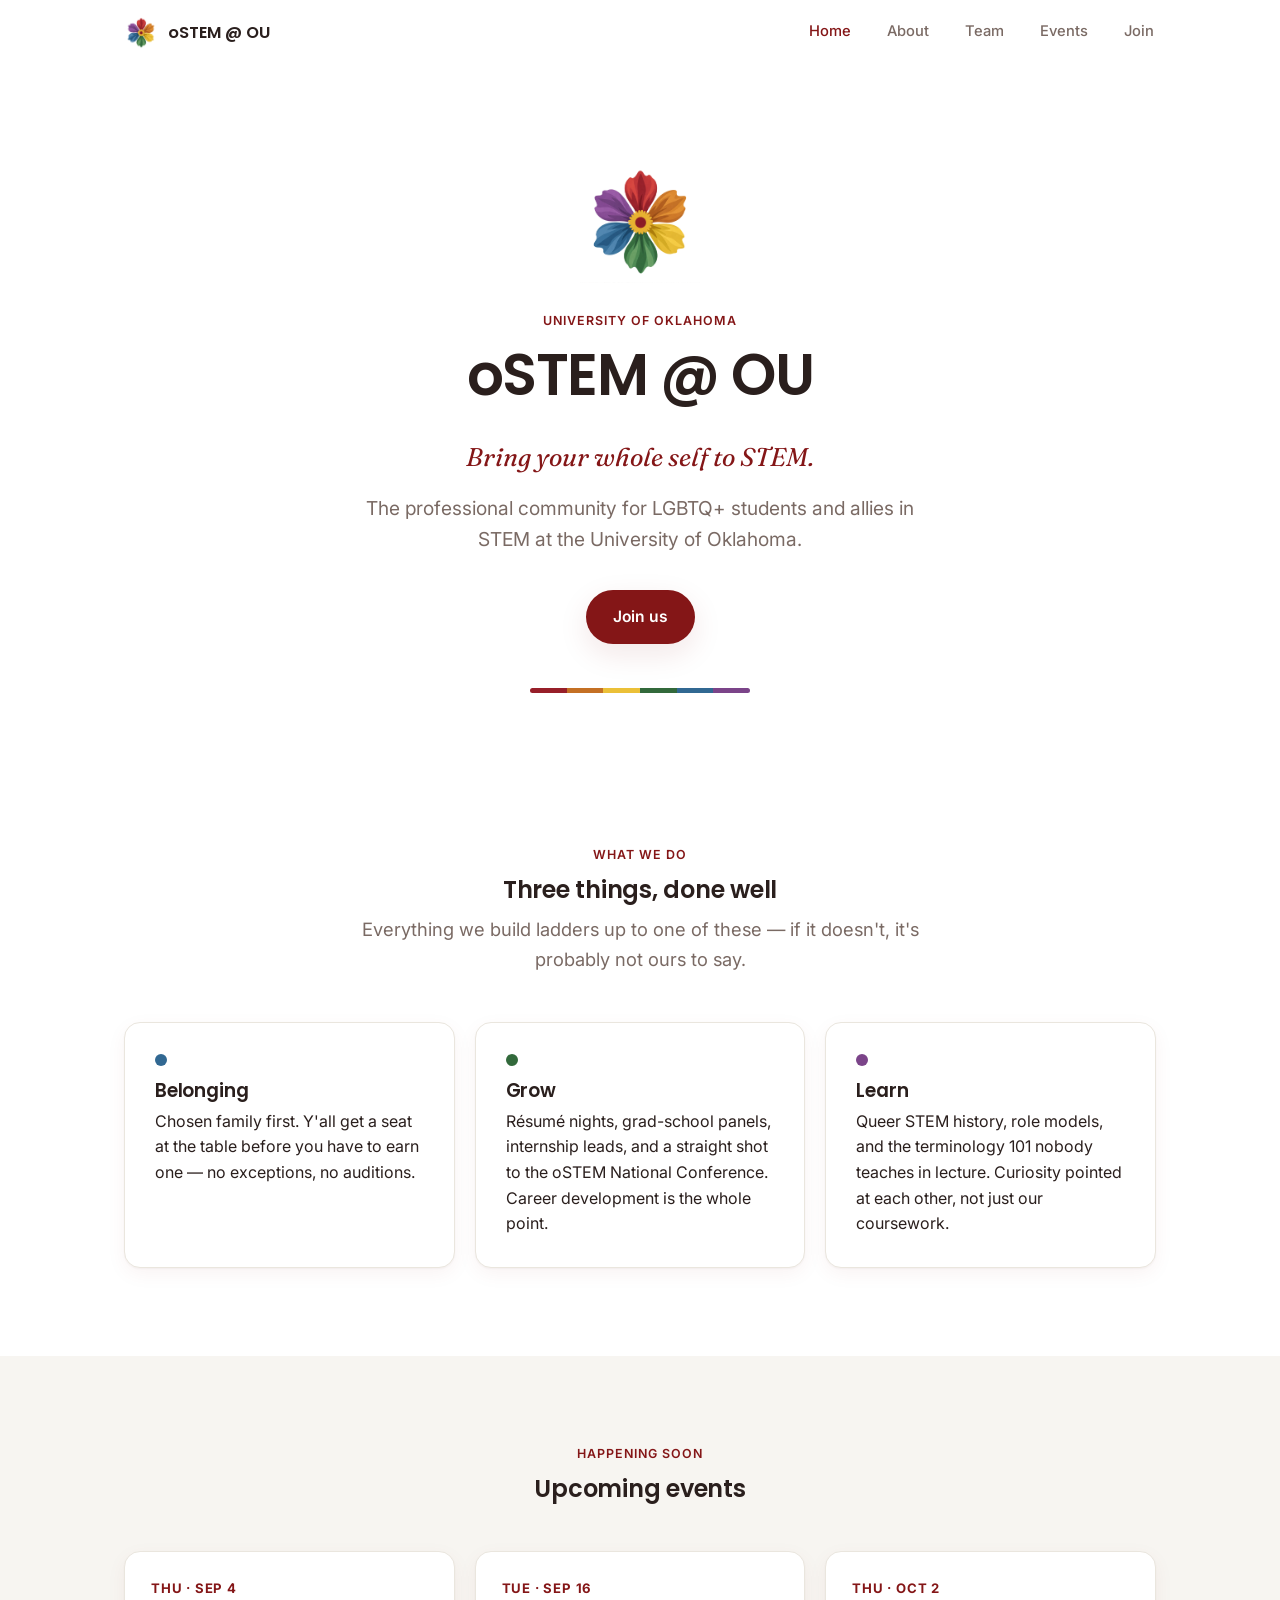
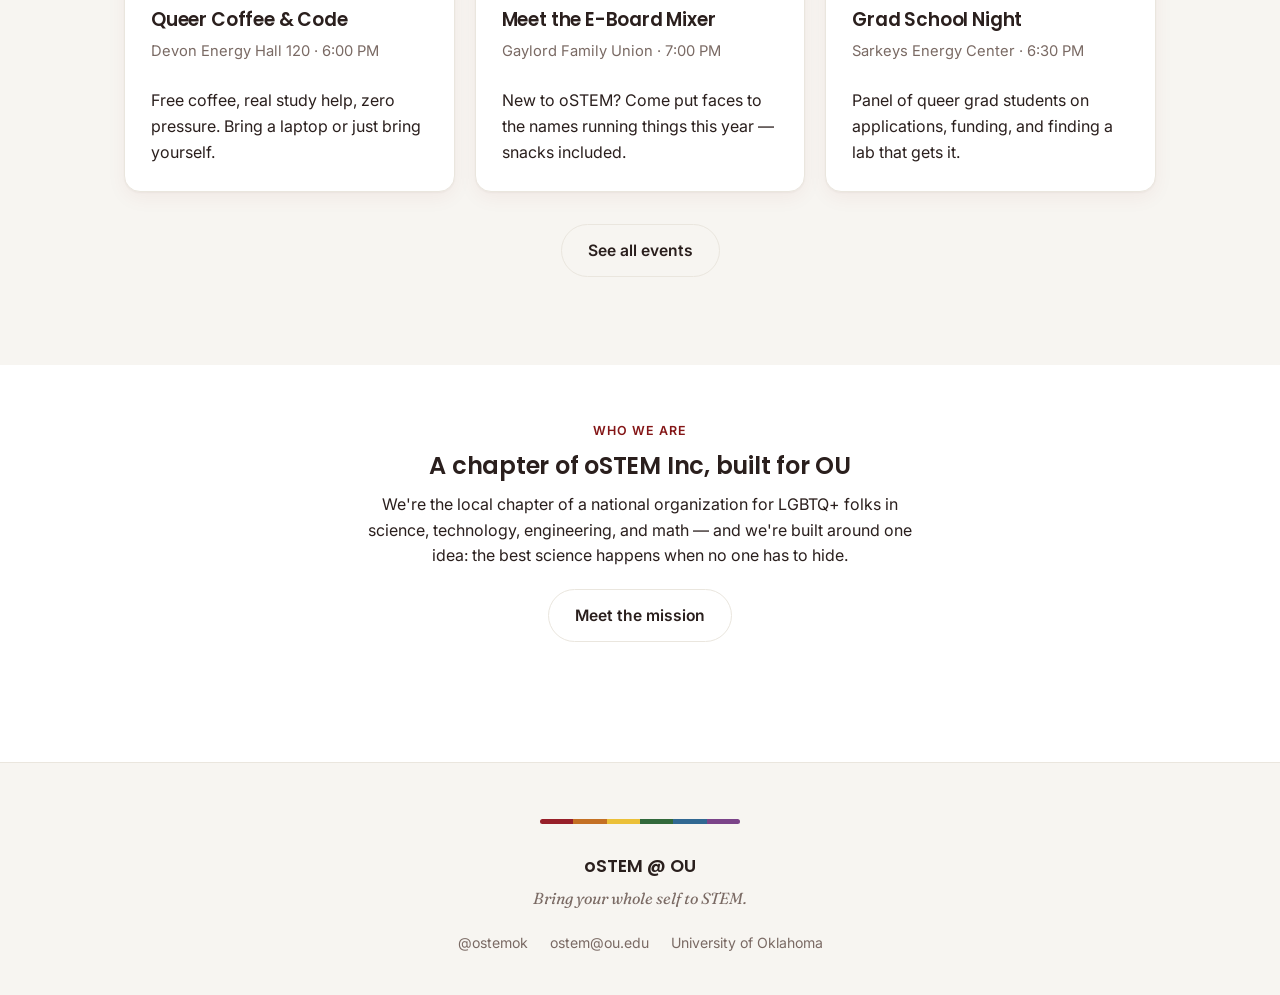
<file: index.html>
<!DOCTYPE html>
<html lang="en">
<head>
<meta charset="UTF-8">
<meta name="viewport" content="width=device-width, initial-scale=1.0">
<title>oSTEM @ OU — LGBTQ+ in STEM at the University of Oklahoma</title>
<meta name="description" content="oSTEM @ OU is the professional community for LGBTQ+ students and allies in STEM at the University of Oklahoma. Bring your whole self to STEM.">
<link rel="preconnect" href="https://fonts.googleapis.com">
<link rel="preconnect" href="https://fonts.gstatic.com" crossorigin>
<link href="https://fonts.googleapis.com/css2?family=Poppins:wght@400;500;600;700&family=Inter:wght@400;500;600&family=Fraunces:ital,opsz,wght@1,9..144,400&display=swap" rel="stylesheet">
<link rel="stylesheet" href="assets/css/styles.css">
</head>
<body>
<a class="skip-link" href="#main">Skip to content</a>

<header class="site-header">
  <nav class="nav" aria-label="Primary">
    <a class="nav-brand" href="index.html">
      <img src="assets/brand/flower.png" alt="oSTEM at OU flower mark" width="34" height="34">
      oSTEM @ OU
    </a>
    <button class="nav-toggle" type="button" aria-expanded="false" aria-controls="nav-links" aria-label="Toggle menu">
      <span></span>
    </button>
    <div class="nav-links" id="nav-links">
      <a href="index.html" aria-current="page">Home</a>
      <a href="about.html">About</a>
      <a href="team.html">Team</a>
      <a href="events.html">Events</a>
      <a href="join.html">Join</a>
    </div>
  </nav>
</header>

<main id="main">

  <section class="hero">
    <div class="wrap">
      <img class="hero-flower" src="assets/brand/flower.png" alt="The oSTEM flower mark: six rainbow petals radiating from a golden center" width="120" height="120">
      <span class="eyebrow">University of Oklahoma</span>
      <h1>oSTEM @ OU</h1>
      <p class="tagline">Bring your whole self to STEM.</p>
      <p class="positioning">The professional community for LGBTQ+ students and allies in STEM at the University of Oklahoma.</p>
      <a class="btn btn-primary" href="join.html">Join us</a>
      <div class="spectrum-bar" aria-hidden="true"><span></span><span></span><span></span><span></span><span></span><span></span></div>
    </div>
  </section>

  <section>
    <div class="wrap">
      <div class="section-head">
        <span class="eyebrow">What we do</span>
        <h2>Three things, done well</h2>
        <p class="lead" style="margin-left:auto;margin-right:auto">Everything we build ladders up to one of these — if it doesn't, it's probably not ours to say.</p>
      </div>
      <div class="grid grid-3">
        <div class="card wwd-item">
          <span class="petal-dot petal-dot-blue"></span>
          <h3>Belonging</h3>
          <p>Chosen family first. Y'all get a seat at the table before you have to earn one — no exceptions, no auditions.</p>
        </div>
        <div class="card wwd-item">
          <span class="petal-dot petal-dot-green"></span>
          <h3>Grow</h3>
          <p>Résumé nights, grad-school panels, internship leads, and a straight shot to the oSTEM National Conference. Career development is the whole point.</p>
        </div>
        <div class="card wwd-item">
          <span class="petal-dot petal-dot-purple"></span>
          <h3>Learn</h3>
          <p>Queer STEM history, role models, and the terminology 101 nobody teaches in lecture. Curiosity pointed at each other, not just our coursework.</p>
        </div>
      </div>
    </div>
  </section>

  <section class="section-tint">
    <div class="wrap">
      <div class="section-head">
        <span class="eyebrow">Happening soon</span>
        <h2>Upcoming events</h2>
      </div>
      <div class="grid grid-3" id="home-upcoming-events">
        <!-- Placeholder cards below are also the offline fallback —
             see assets/data/sheet-config.js to pull real data instead. -->
        <article class="event-card">
          <span class="event-date">Thu · Sep 4</span>
          <h3>Queer Coffee &amp; Code</h3>
          <p class="event-meta">Devon Energy Hall 120 · 6:00 PM</p>
          <p>Free coffee, real study help, zero pressure. Bring a laptop or just bring yourself.</p>
        </article>
        <article class="event-card">
          <span class="event-date">Tue · Sep 16</span>
          <h3>Meet the E-Board Mixer</h3>
          <p class="event-meta">Gaylord Family Union · 7:00 PM</p>
          <p>New to oSTEM? Come put faces to the names running things this year — snacks included.</p>
        </article>
        <article class="event-card">
          <span class="event-date">Thu · Oct 2</span>
          <h3>Grad School Night</h3>
          <p class="event-meta">Sarkeys Energy Center · 6:30 PM</p>
          <p>Panel of queer grad students on applications, funding, and finding a lab that gets it.</p>
        </article>
      </div>
      <p class="text-center" style="margin-top:32px"><a class="btn btn-secondary" href="events.html">See all events</a></p>
    </div>
  </section>

  <section class="section-tight">
    <div class="wrap text-center" style="max-width:620px">
      <span class="eyebrow">Who we are</span>
      <h2>A chapter of oSTEM Inc, built for OU</h2>
      <p>We're the local chapter of a national organization for LGBTQ+ folks in science, technology, engineering, and math — and we're built around one idea: the best science happens when no one has to hide.</p>
      <p style="margin-top:20px"><a class="btn btn-secondary" href="about.html">Meet the mission</a></p>
    </div>
  </section>

</main>

<footer class="site-footer">
  <div class="wrap">
    <div class="spectrum-bar" aria-hidden="true"><span></span><span></span><span></span><span></span><span></span><span></span></div>
    <div class="org-name">oSTEM @ OU</div>
    <p class="tagline">Bring your whole self to STEM.</p>
    <div class="footer-meta">
      <a href="https://www.instagram.com/ostemok/" target="_blank" rel="noopener">@ostemok</a>
      <a href="mailto:ostem@ou.edu">ostem@ou.edu</a>
      <span>University of Oklahoma</span>
    </div>
  </div>
</footer>

<script src="assets/js/main.js"></script>
<script src="assets/data/sheet-config.js"></script>
<script src="assets/js/sheets.js"></script>
</body>
</html>
</file>
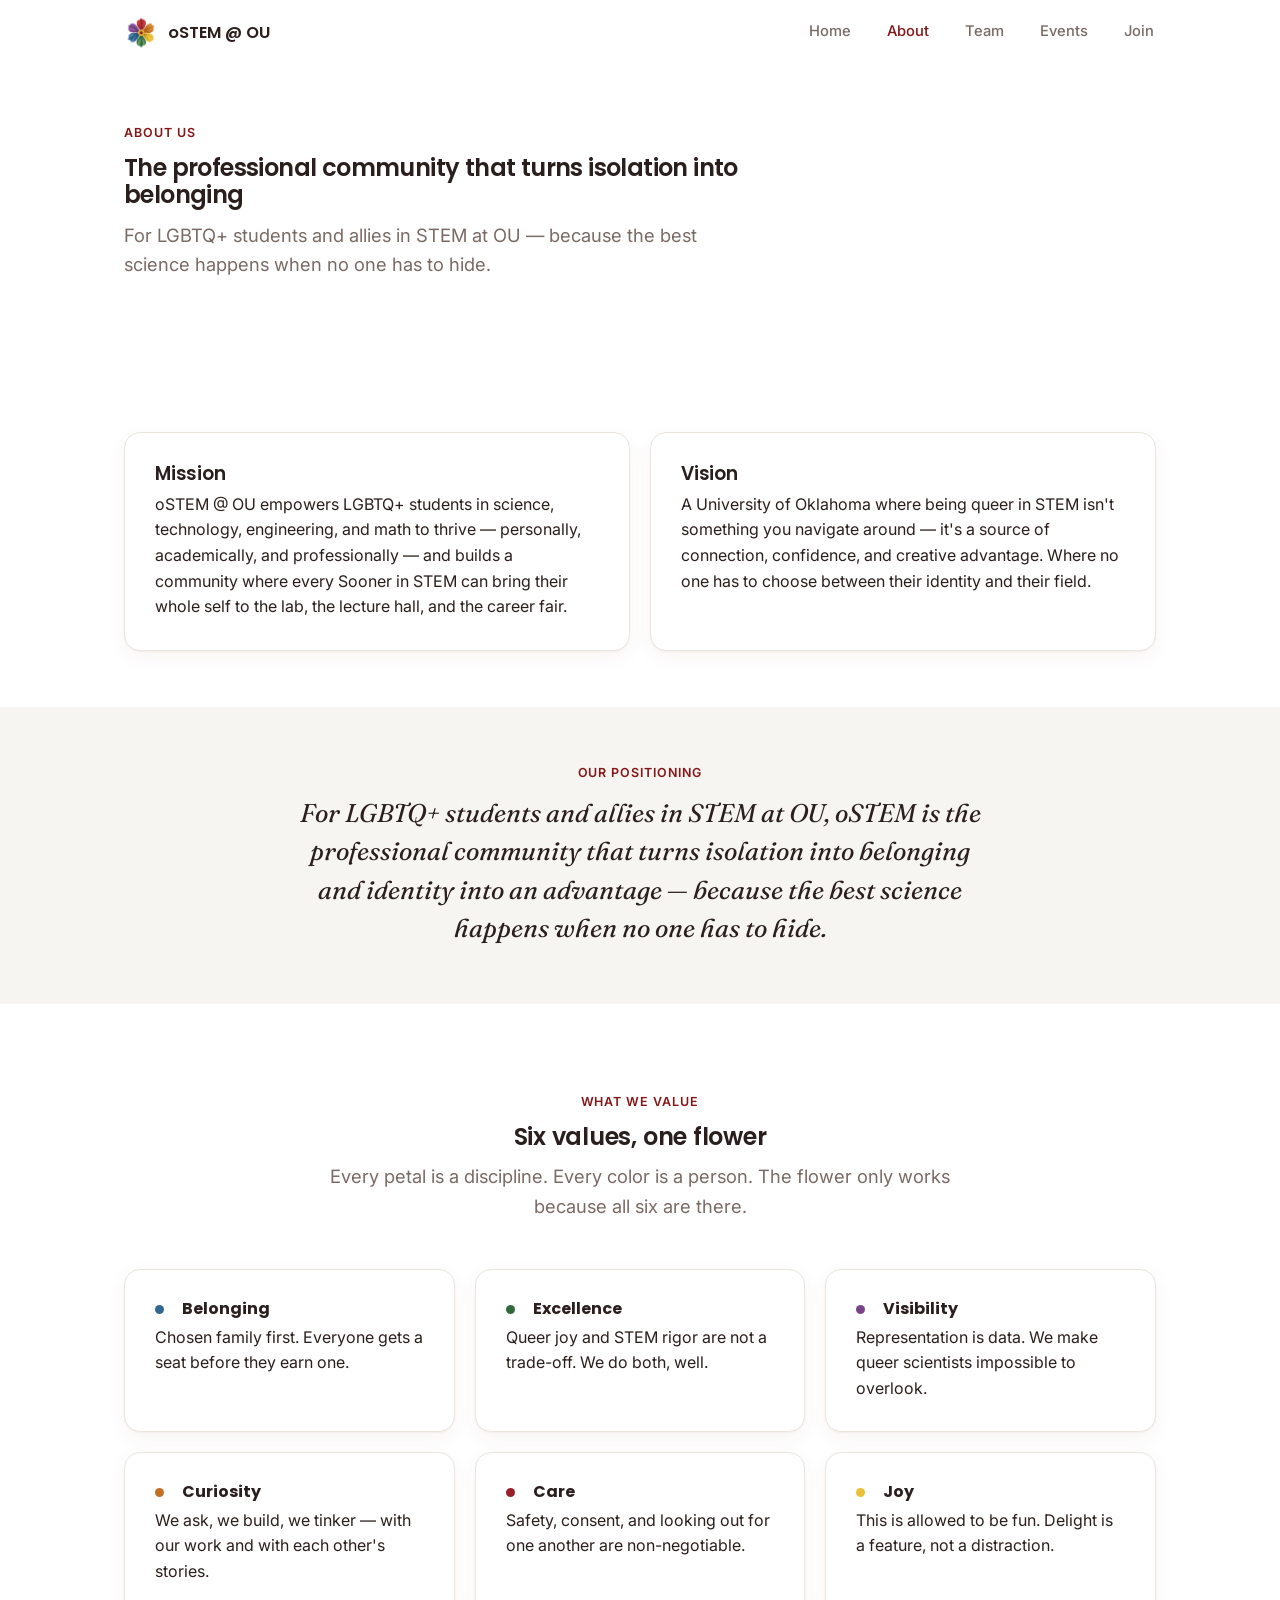
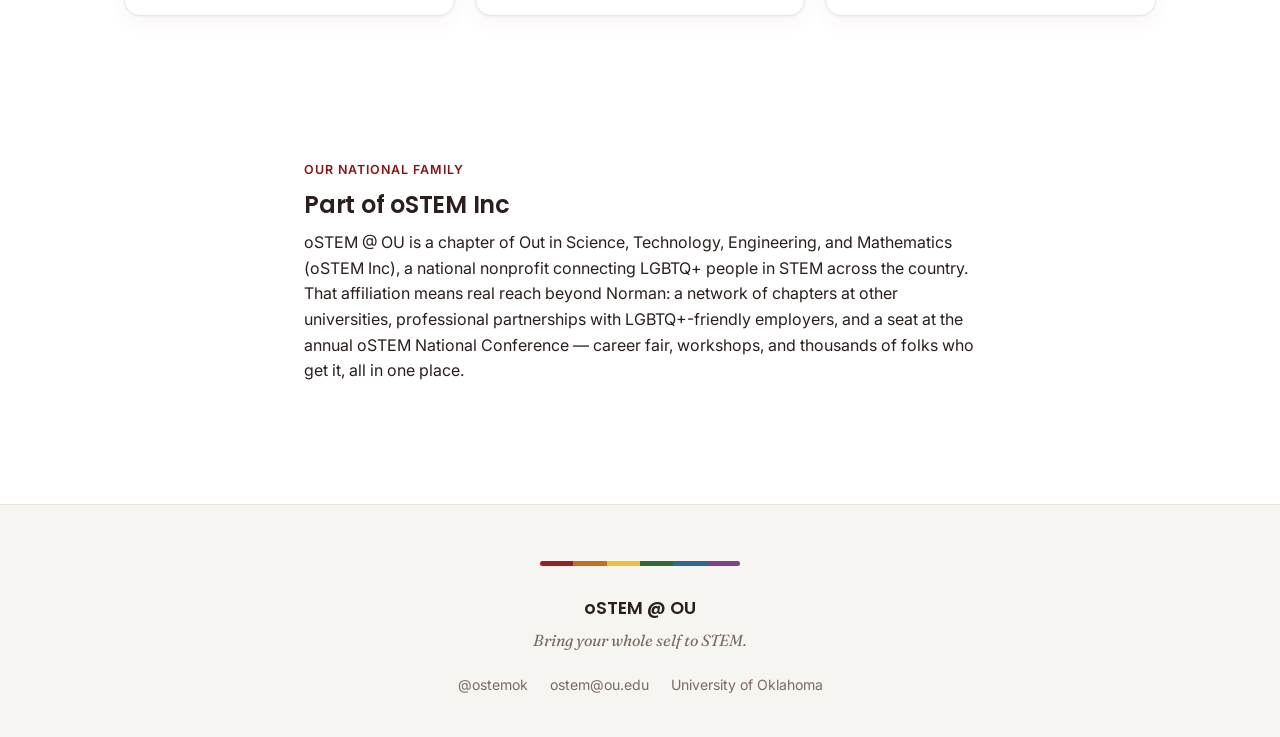
<file: about.html>
<!DOCTYPE html>
<html lang="en">
<head>
<meta charset="UTF-8">
<meta name="viewport" content="width=device-width, initial-scale=1.0">
<title>About — oSTEM @ OU</title>
<meta name="description" content="Our mission, vision, and values as the LGBTQ+ in STEM chapter at the University of Oklahoma.">
<link rel="preconnect" href="https://fonts.googleapis.com">
<link rel="preconnect" href="https://fonts.gstatic.com" crossorigin>
<link href="https://fonts.googleapis.com/css2?family=Poppins:wght@400;500;600;700&family=Inter:wght@400;500;600&family=Fraunces:ital,opsz,wght@1,9..144,400&display=swap" rel="stylesheet">
<link rel="stylesheet" href="assets/css/styles.css">
</head>
<body>
<a class="skip-link" href="#main">Skip to content</a>

<header class="site-header">
  <nav class="nav" aria-label="Primary">
    <a class="nav-brand" href="index.html">
      <img src="assets/brand/flower.png" alt="oSTEM at OU flower mark" width="34" height="34">
      oSTEM @ OU
    </a>
    <button class="nav-toggle" type="button" aria-expanded="false" aria-controls="nav-links" aria-label="Toggle menu">
      <span></span>
    </button>
    <div class="nav-links" id="nav-links">
      <a href="index.html">Home</a>
      <a href="about.html" aria-current="page">About</a>
      <a href="team.html">Team</a>
      <a href="events.html">Events</a>
      <a href="join.html">Join</a>
    </div>
  </nav>
</header>

<main id="main">

  <section class="section-tight">
    <div class="wrap">
      <div class="section-head align-left">
        <span class="eyebrow">About us</span>
        <h1>The professional community that turns isolation into belonging</h1>
        <p class="lead">For LGBTQ+ students and allies in STEM at OU — because the best science happens when no one has to hide.</p>
      </div>
    </div>
  </section>

  <section class="section-tight">
    <div class="wrap">
      <div class="grid grid-2">
        <div class="card">
          <h3>Mission</h3>
          <p>oSTEM @ OU empowers LGBTQ+ students in science, technology, engineering, and math to thrive — personally, academically, and professionally — and builds a community where every Sooner in STEM can bring their whole self to the lab, the lecture hall, and the career fair.</p>
        </div>
        <div class="card">
          <h3>Vision</h3>
          <p>A University of Oklahoma where being queer in STEM isn't something you navigate around — it's a source of connection, confidence, and creative advantage. Where no one has to choose between their identity and their field.</p>
        </div>
      </div>
    </div>
  </section>

  <section class="section-tight section-tint">
    <div class="wrap text-center">
      <span class="eyebrow">Our positioning</span>
      <p class="pull-quote">For LGBTQ+ students and allies in STEM at OU, oSTEM is the professional community that turns isolation into belonging and identity into an advantage — because the best science happens when no one has to hide.</p>
    </div>
  </section>

  <section>
    <div class="wrap">
      <div class="section-head">
        <span class="eyebrow">What we value</span>
        <h2>Six values, one flower</h2>
        <p class="lead" style="margin-left:auto;margin-right:auto">Every petal is a discipline. Every color is a person. The flower only works because all six are there.</p>
      </div>
      <div class="grid grid-3">
        <div class="card value-item">
          <h4><span class="petal-dot petal-dot-blue"></span>Belonging</h4>
          <p>Chosen family first. Everyone gets a seat before they earn one.</p>
        </div>
        <div class="card value-item">
          <h4><span class="petal-dot petal-dot-green"></span>Excellence</h4>
          <p>Queer joy and STEM rigor are not a trade-off. We do both, well.</p>
        </div>
        <div class="card value-item">
          <h4><span class="petal-dot petal-dot-purple"></span>Visibility</h4>
          <p>Representation is data. We make queer scientists impossible to overlook.</p>
        </div>
        <div class="card value-item">
          <h4><span class="petal-dot petal-dot-orange"></span>Curiosity</h4>
          <p>We ask, we build, we tinker — with our work and with each other's stories.</p>
        </div>
        <div class="card value-item">
          <h4><span class="petal-dot petal-dot-red"></span>Care</h4>
          <p>Safety, consent, and looking out for one another are non-negotiable.</p>
        </div>
        <div class="card value-item">
          <h4><span class="petal-dot petal-dot-yellow"></span>Joy</h4>
          <p>This is allowed to be fun. Delight is a feature, not a distraction.</p>
        </div>
      </div>
    </div>
  </section>

  <section class="section-tight">
    <div class="wrap" style="max-width:720px">
      <span class="eyebrow">Our national family</span>
      <h2>Part of oSTEM Inc</h2>
      <p>oSTEM @ OU is a chapter of Out in Science, Technology, Engineering, and Mathematics (oSTEM Inc), a national nonprofit connecting LGBTQ+ people in STEM across the country. That affiliation means real reach beyond Norman: a network of chapters at other universities, professional partnerships with LGBTQ+-friendly employers, and a seat at the annual oSTEM National Conference — career fair, workshops, and thousands of folks who get it, all in one place.</p>
    </div>
  </section>

</main>

<footer class="site-footer">
  <div class="wrap">
    <div class="spectrum-bar" aria-hidden="true"><span></span><span></span><span></span><span></span><span></span><span></span></div>
    <div class="org-name">oSTEM @ OU</div>
    <p class="tagline">Bring your whole self to STEM.</p>
    <div class="footer-meta">
      <a href="https://www.instagram.com/ostemok/" target="_blank" rel="noopener">@ostemok</a>
      <a href="mailto:ostem@ou.edu">ostem@ou.edu</a>
      <span>University of Oklahoma</span>
    </div>
  </div>
</footer>

<script src="assets/js/main.js"></script>
</body>
</html>
</file>
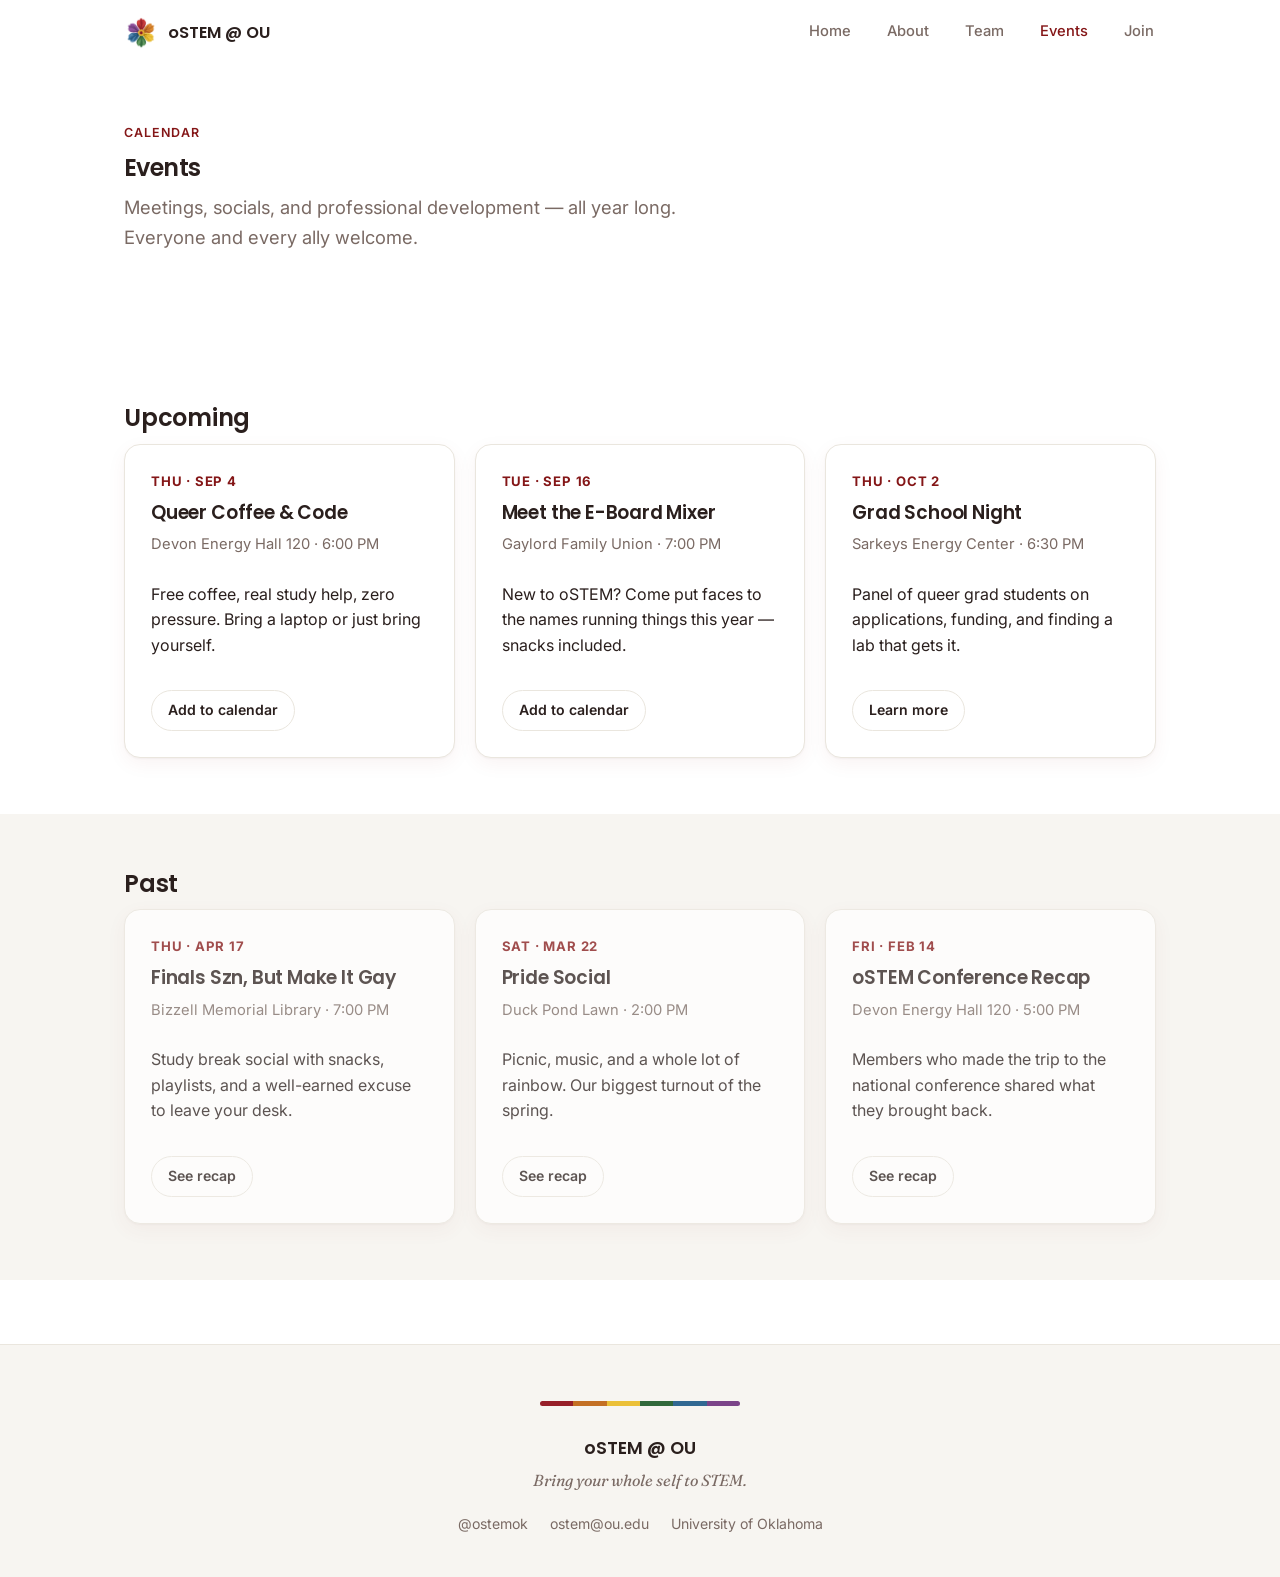
<file: events.html>
<!DOCTYPE html>
<html lang="en">
<head>
<meta charset="UTF-8">
<meta name="viewport" content="width=device-width, initial-scale=1.0">
<title>Events — oSTEM @ OU</title>
<meta name="description" content="Upcoming and past events from oSTEM @ OU — meetings, socials, and professional development.">
<link rel="preconnect" href="https://fonts.googleapis.com">
<link rel="preconnect" href="https://fonts.gstatic.com" crossorigin>
<link href="https://fonts.googleapis.com/css2?family=Poppins:wght@400;500;600;700&family=Inter:wght@400;500;600&family=Fraunces:ital,opsz,wght@1,9..144,400&display=swap" rel="stylesheet">
<link rel="stylesheet" href="assets/css/styles.css">
</head>
<body>
<a class="skip-link" href="#main">Skip to content</a>

<header class="site-header">
  <nav class="nav" aria-label="Primary">
    <a class="nav-brand" href="index.html">
      <img src="assets/brand/flower.png" alt="oSTEM at OU flower mark" width="34" height="34">
      oSTEM @ OU
    </a>
    <button class="nav-toggle" type="button" aria-expanded="false" aria-controls="nav-links" aria-label="Toggle menu">
      <span></span>
    </button>
    <div class="nav-links" id="nav-links">
      <a href="index.html">Home</a>
      <a href="about.html">About</a>
      <a href="team.html">Team</a>
      <a href="events.html" aria-current="page">Events</a>
      <a href="join.html">Join</a>
    </div>
  </nav>
</header>

<main id="main">

  <section class="section-tight">
    <div class="wrap">
      <div class="section-head align-left">
        <span class="eyebrow">Calendar</span>
        <h1>Events</h1>
        <p class="lead">Meetings, socials, and professional development — all year long. Everyone and every ally welcome.</p>
      </div>
    </div>
  </section>

  <section class="section-tight">
    <div class="wrap">
      <h2>Upcoming</h2>
      <div class="grid grid-3" id="upcoming-events">
        <!-- Placeholder cards below are also the offline fallback —
             see assets/data/sheet-config.js to pull real data instead. -->
        <article class="event-card">
          <span class="event-date">Thu · Sep 4</span>
          <h3>Queer Coffee &amp; Code</h3>
          <p class="event-meta">Devon Energy Hall 120 · 6:00 PM</p>
          <p>Free coffee, real study help, zero pressure. Bring a laptop or just bring yourself.</p>
          <a class="btn btn-secondary btn-sm" href="#">Add to calendar</a>
        </article>
        <article class="event-card">
          <span class="event-date">Tue · Sep 16</span>
          <h3>Meet the E-Board Mixer</h3>
          <p class="event-meta">Gaylord Family Union · 7:00 PM</p>
          <p>New to oSTEM? Come put faces to the names running things this year — snacks included.</p>
          <a class="btn btn-secondary btn-sm" href="#">Add to calendar</a>
        </article>
        <article class="event-card">
          <span class="event-date">Thu · Oct 2</span>
          <h3>Grad School Night</h3>
          <p class="event-meta">Sarkeys Energy Center · 6:30 PM</p>
          <p>Panel of queer grad students on applications, funding, and finding a lab that gets it.</p>
          <a class="btn btn-secondary btn-sm" href="#">Learn more</a>
        </article>
      </div>
    </div>
  </section>

  <section class="section-tight section-tint">
    <div class="wrap">
      <h2>Past</h2>
      <div class="grid grid-3" id="past-events">
        <!-- Placeholder cards below are also the offline fallback —
             see assets/data/sheet-config.js to pull real data instead. -->
        <article class="event-card is-past">
          <span class="event-date">Thu · Apr 17</span>
          <h3>Finals Szn, But Make It Gay</h3>
          <p class="event-meta">Bizzell Memorial Library · 7:00 PM</p>
          <p>Study break social with snacks, playlists, and a well-earned excuse to leave your desk.</p>
          <a class="btn btn-secondary btn-sm" href="#">See recap</a>
        </article>
        <article class="event-card is-past">
          <span class="event-date">Sat · Mar 22</span>
          <h3>Pride Social</h3>
          <p class="event-meta">Duck Pond Lawn · 2:00 PM</p>
          <p>Picnic, music, and a whole lot of rainbow. Our biggest turnout of the spring.</p>
          <a class="btn btn-secondary btn-sm" href="#">See recap</a>
        </article>
        <article class="event-card is-past">
          <span class="event-date">Fri · Feb 14</span>
          <h3>oSTEM Conference Recap</h3>
          <p class="event-meta">Devon Energy Hall 120 · 5:00 PM</p>
          <p>Members who made the trip to the national conference shared what they brought back.</p>
          <a class="btn btn-secondary btn-sm" href="#">See recap</a>
        </article>
      </div>
    </div>
  </section>

</main>

<footer class="site-footer">
  <div class="wrap">
    <div class="spectrum-bar" aria-hidden="true"><span></span><span></span><span></span><span></span><span></span><span></span></div>
    <div class="org-name">oSTEM @ OU</div>
    <p class="tagline">Bring your whole self to STEM.</p>
    <div class="footer-meta">
      <a href="https://www.instagram.com/ostemok/" target="_blank" rel="noopener">@ostemok</a>
      <a href="mailto:ostem@ou.edu">ostem@ou.edu</a>
      <span>University of Oklahoma</span>
    </div>
  </div>
</footer>

<script src="assets/js/main.js"></script>
<script src="assets/data/sheet-config.js"></script>
<script src="assets/js/sheets.js"></script>
</body>
</html>
</file>
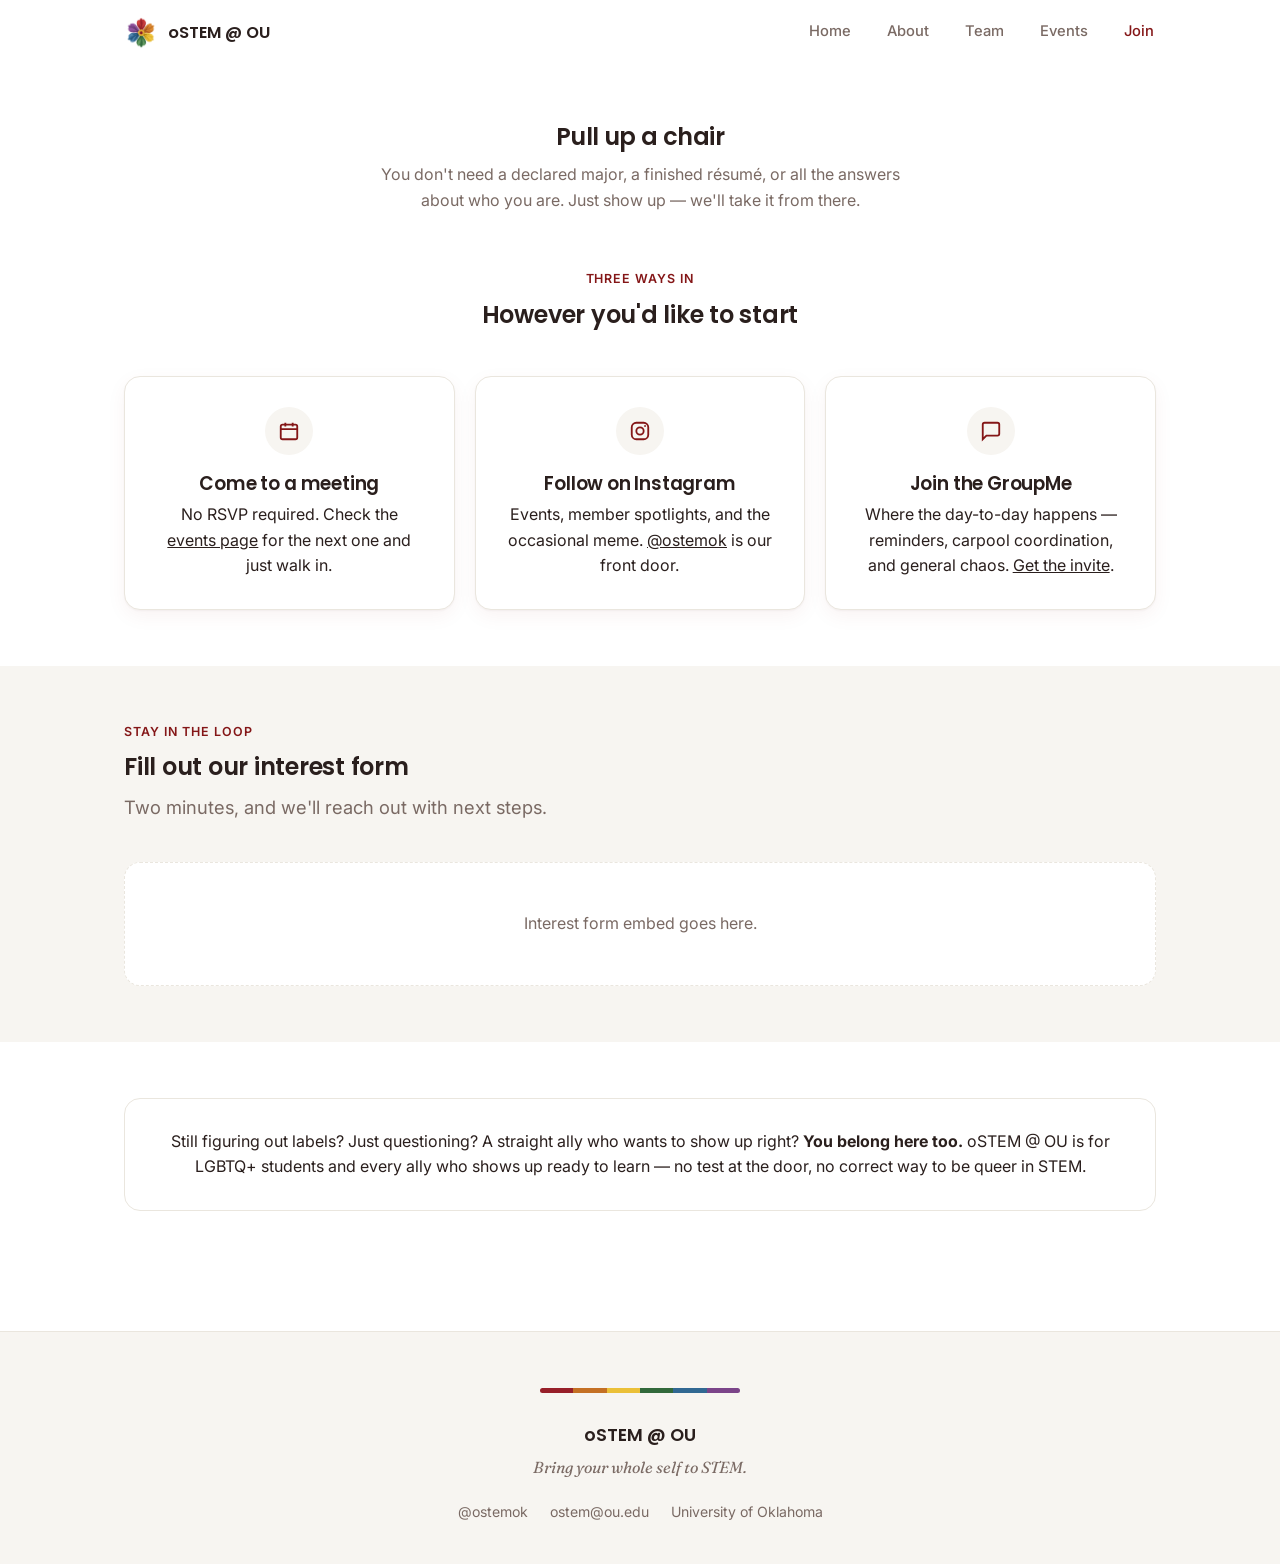
<file: join.html>
<!DOCTYPE html>
<html lang="en">
<head>
<meta charset="UTF-8">
<meta name="viewport" content="width=device-width, initial-scale=1.0">
<title>Join — oSTEM @ OU</title>
<meta name="description" content="Pull up a chair. Here's how to get involved with oSTEM @ OU — meetings, Instagram, GroupMe, and an interest form.">
<link rel="preconnect" href="https://fonts.googleapis.com">
<link rel="preconnect" href="https://fonts.gstatic.com" crossorigin>
<link href="https://fonts.googleapis.com/css2?family=Poppins:wght@400;500;600;700&family=Inter:wght@400;500;600&family=Fraunces:ital,opsz,wght@1,9..144,400&display=swap" rel="stylesheet">
<link rel="stylesheet" href="assets/css/styles.css">
</head>
<body>
<a class="skip-link" href="#main">Skip to content</a>

<header class="site-header">
  <nav class="nav" aria-label="Primary">
    <a class="nav-brand" href="index.html">
      <img src="assets/brand/flower.png" alt="oSTEM at OU flower mark" width="34" height="34">
      oSTEM @ OU
    </a>
    <button class="nav-toggle" type="button" aria-expanded="false" aria-controls="nav-links" aria-label="Toggle menu">
      <span></span>
    </button>
    <div class="nav-links" id="nav-links">
      <a href="index.html">Home</a>
      <a href="about.html">About</a>
      <a href="team.html">Team</a>
      <a href="events.html">Events</a>
      <a href="join.html" aria-current="page">Join</a>
    </div>
  </nav>
</header>

<main id="main">

  <section class="section-tight">
    <div class="wrap">
      <div class="join-hero">
        <h1>Pull up a chair</h1>
        <p>You don't need a declared major, a finished résumé, or all the answers about who you are. Just show up — we'll take it from there.</p>
      </div>

      <div class="section-head">
        <span class="eyebrow">Three ways in</span>
        <h2>However you'd like to start</h2>
      </div>

      <div class="grid grid-3">
        <div class="card way-card">
          <div class="icon" aria-hidden="true">
            <svg viewBox="0 0 24 24" fill="none" stroke="currentColor" stroke-width="2"><rect x="3" y="5" width="18" height="16" rx="2"/><path d="M3 10h18M8 3v4M16 3v4"/></svg>
          </div>
          <h3>Come to a meeting</h3>
          <p>No RSVP required. Check the <a href="events.html">events page</a> for the next one and just walk in.</p>
        </div>
        <div class="card way-card">
          <div class="icon" aria-hidden="true">
            <svg viewBox="0 0 24 24" fill="none" stroke="currentColor" stroke-width="2"><rect x="3" y="3" width="18" height="18" rx="5"/><circle cx="12" cy="12" r="4"/><circle cx="17.5" cy="6.5" r="1" fill="currentColor" stroke="none"/></svg>
          </div>
          <h3>Follow on Instagram</h3>
          <p>Events, member spotlights, and the occasional meme. <a href="https://www.instagram.com/ostemok/" target="_blank" rel="noopener">@ostemok</a> is our front door.</p>
        </div>
        <div class="card way-card">
          <div class="icon" aria-hidden="true">
            <svg viewBox="0 0 24 24" fill="none" stroke="currentColor" stroke-width="2"><path d="M21 15a2 2 0 0 1-2 2H7l-4 4V5a2 2 0 0 1 2-2h14a2 2 0 0 1 2 2z"/></svg>
          </div>
          <h3>Join the GroupMe</h3>
          <p>Where the day-to-day happens — reminders, carpool coordination, and general chaos. <!-- TODO: add GroupMe invite link --><a href="#">Get the invite</a>.</p>
        </div>
      </div>
    </div>
  </section>

  <section class="section-tight section-tint">
    <div class="wrap">
      <div class="section-head align-left">
        <span class="eyebrow">Stay in the loop</span>
        <h2>Fill out our interest form</h2>
        <p class="lead">Two minutes, and we'll reach out with next steps.</p>
      </div>
      <div class="form-embed-placeholder">
        <!-- Google Form embed goes here -->
        <p>Interest form embed goes here.</p>
      </div>
    </div>
  </section>

  <section class="section-tight">
    <div class="wrap">
      <div class="reassurance">
        <p>Still figuring out labels? Just questioning? A straight ally who wants to show up right? <b>You belong here too.</b> oSTEM @ OU is for LGBTQ+ students and every ally who shows up ready to learn — no test at the door, no correct way to be queer in STEM.</p>
      </div>
    </div>
  </section>

</main>

<footer class="site-footer">
  <div class="wrap">
    <div class="spectrum-bar" aria-hidden="true"><span></span><span></span><span></span><span></span><span></span><span></span></div>
    <div class="org-name">oSTEM @ OU</div>
    <p class="tagline">Bring your whole self to STEM.</p>
    <div class="footer-meta">
      <a href="https://www.instagram.com/ostemok/" target="_blank" rel="noopener">@ostemok</a>
      <a href="mailto:ostem@ou.edu">ostem@ou.edu</a>
      <span>University of Oklahoma</span>
    </div>
  </div>
</footer>

<script src="assets/js/main.js"></script>
</body>
</html>
</file>
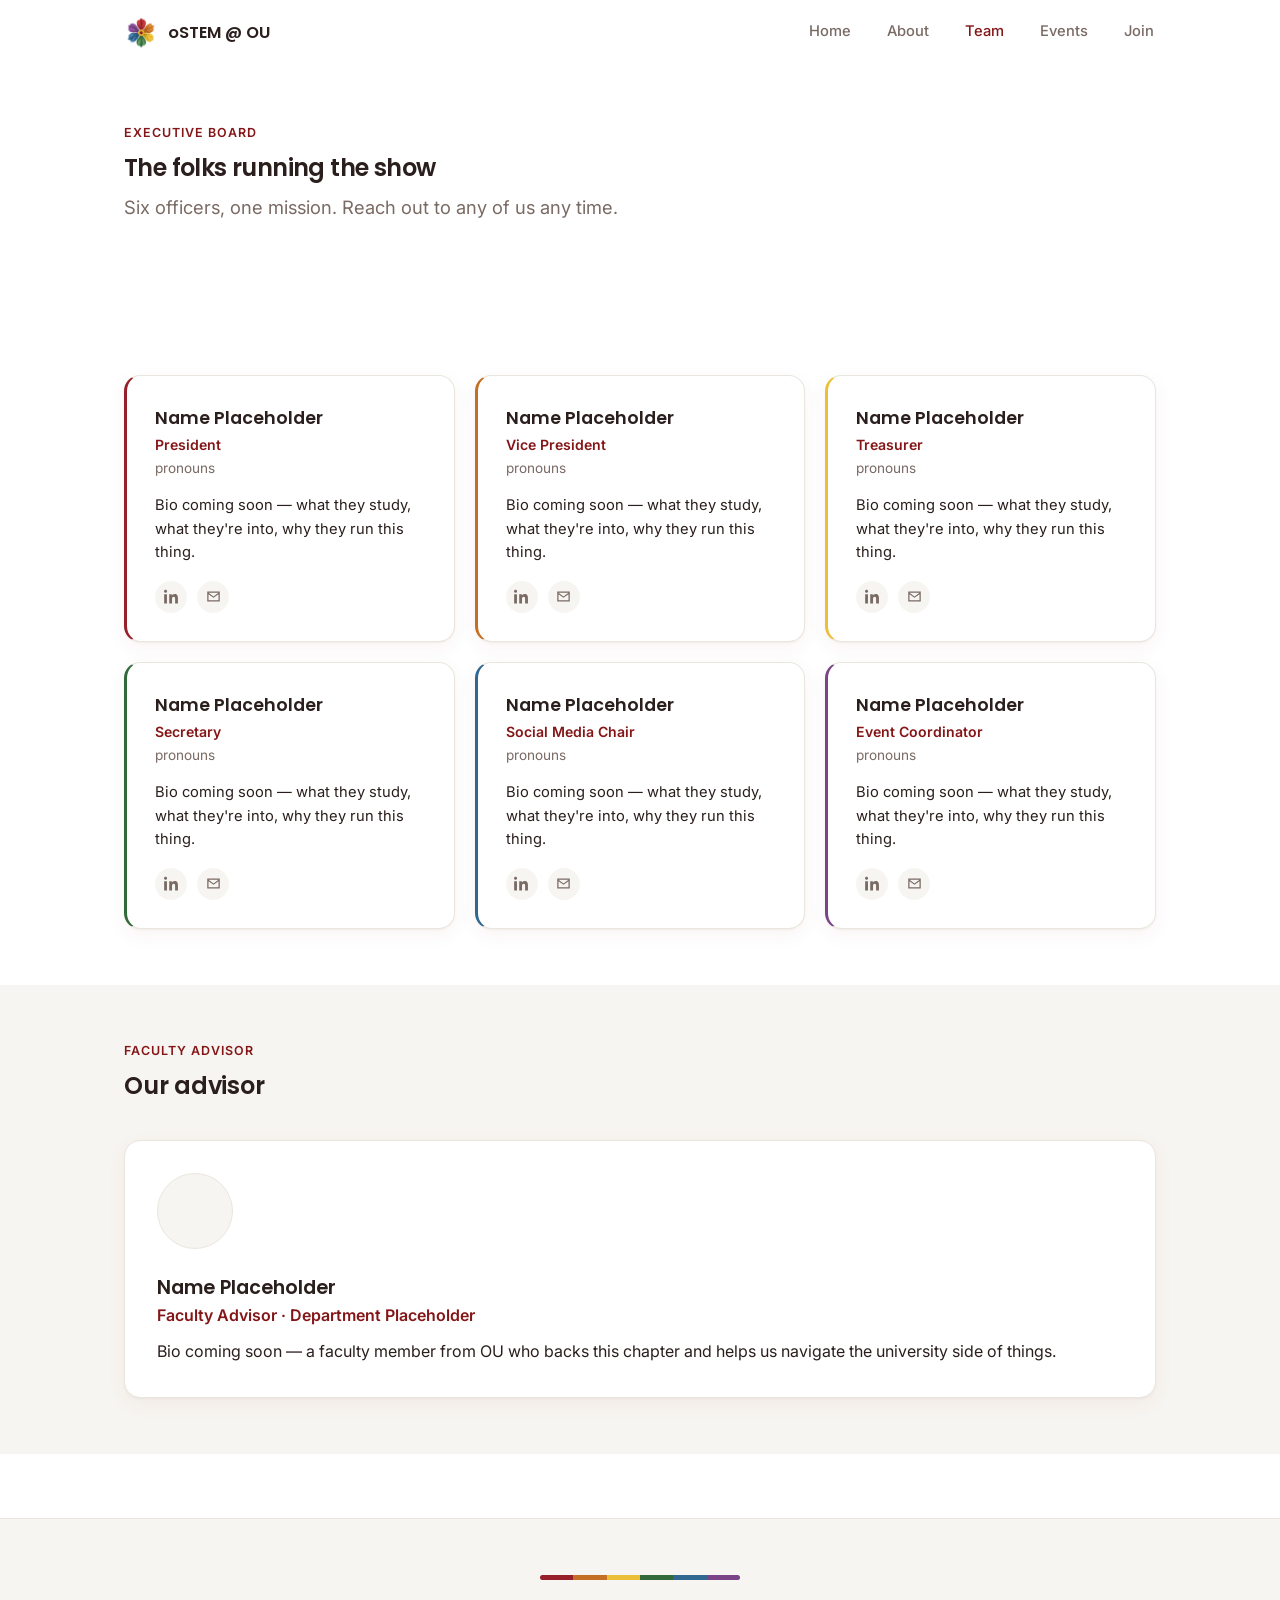
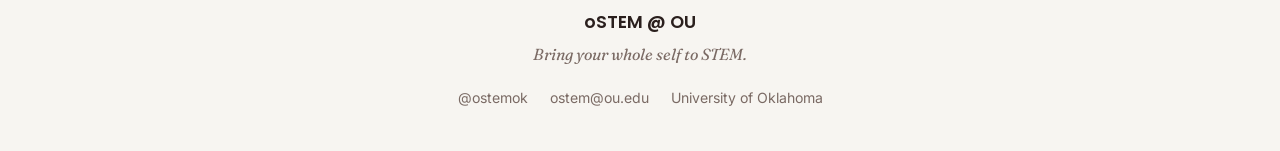
<file: team.html>
<!DOCTYPE html>
<html lang="en">
<head>
<meta charset="UTF-8">
<meta name="viewport" content="width=device-width, initial-scale=1.0">
<title>Team — oSTEM @ OU</title>
<meta name="description" content="Meet the executive board and faculty advisor of oSTEM @ OU.">
<link rel="preconnect" href="https://fonts.googleapis.com">
<link rel="preconnect" href="https://fonts.gstatic.com" crossorigin>
<link href="https://fonts.googleapis.com/css2?family=Poppins:wght@400;500;600;700&family=Inter:wght@400;500;600&family=Fraunces:ital,opsz,wght@1,9..144,400&display=swap" rel="stylesheet">
<link rel="stylesheet" href="assets/css/styles.css">
</head>
<body>
<a class="skip-link" href="#main">Skip to content</a>

<header class="site-header">
  <nav class="nav" aria-label="Primary">
    <a class="nav-brand" href="index.html">
      <img src="assets/brand/flower.png" alt="oSTEM at OU flower mark" width="34" height="34">
      oSTEM @ OU
    </a>
    <button class="nav-toggle" type="button" aria-expanded="false" aria-controls="nav-links" aria-label="Toggle menu">
      <span></span>
    </button>
    <div class="nav-links" id="nav-links">
      <a href="index.html">Home</a>
      <a href="about.html">About</a>
      <a href="team.html" aria-current="page">Team</a>
      <a href="events.html">Events</a>
      <a href="join.html">Join</a>
    </div>
  </nav>
</header>

<main id="main">

  <section class="section-tight">
    <div class="wrap">
      <div class="section-head align-left">
        <span class="eyebrow">Executive Board</span>
        <h1>The folks running the show</h1>
        <p class="lead">Six officers, one mission. Reach out to any of us any time.</p>
      </div>
    </div>
  </section>

  <section class="section-tight">
    <div class="wrap">
      <div class="grid grid-3" id="officer-grid">
        <!-- Placeholder cards below are also the offline fallback —
             see assets/data/sheet-config.js to pull real data instead. -->
        <article class="officer-card petal-left-red">
          <div class="name">Name Placeholder</div>
          <div class="role">President</div>
          <div class="pronouns">pronouns</div>
          <p class="bio">Bio coming soon — what they study, what they're into, why they run this thing.</p>
          <div class="officer-links">
            <a href="#" aria-label="Name Placeholder on LinkedIn">
              <svg viewBox="0 0 24 24" fill="currentColor" aria-hidden="true"><path d="M4.98 3.5C4.98 4.88 3.87 6 2.5 6S0 4.88 0 3.5 1.12 1 2.5 1s2.48 1.12 2.48 2.5zM.24 8.25h4.5V23h-4.5V8.25zM8.25 8.25h4.32v2.02h.06c.6-1.14 2.07-2.34 4.26-2.34 4.56 0 5.4 3 5.4 6.9V23h-4.5v-6.9c0-1.65-.03-3.77-2.3-3.77-2.3 0-2.65 1.8-2.65 3.65V23h-4.5V8.25z"/></svg>
            </a>
            <a href="mailto:ostem@ou.edu" aria-label="Email Name Placeholder">
              <svg viewBox="0 0 24 24" fill="currentColor" aria-hidden="true"><path d="M2 4h20v16H2V4zm2 2v.01L12 12l8-5.99V6H4zm16 2.24-7.4 5.55a1 1 0 0 1-1.2 0L4 8.24V18h16V8.24z"/></svg>
            </a>
          </div>
        </article>

        <article class="officer-card petal-left-orange">
          <div class="name">Name Placeholder</div>
          <div class="role">Vice President</div>
          <div class="pronouns">pronouns</div>
          <p class="bio">Bio coming soon — what they study, what they're into, why they run this thing.</p>
          <div class="officer-links">
            <a href="#" aria-label="Name Placeholder on LinkedIn">
              <svg viewBox="0 0 24 24" fill="currentColor" aria-hidden="true"><path d="M4.98 3.5C4.98 4.88 3.87 6 2.5 6S0 4.88 0 3.5 1.12 1 2.5 1s2.48 1.12 2.48 2.5zM.24 8.25h4.5V23h-4.5V8.25zM8.25 8.25h4.32v2.02h.06c.6-1.14 2.07-2.34 4.26-2.34 4.56 0 5.4 3 5.4 6.9V23h-4.5v-6.9c0-1.65-.03-3.77-2.3-3.77-2.3 0-2.65 1.8-2.65 3.65V23h-4.5V8.25z"/></svg>
            </a>
            <a href="mailto:ostem@ou.edu" aria-label="Email Name Placeholder">
              <svg viewBox="0 0 24 24" fill="currentColor" aria-hidden="true"><path d="M2 4h20v16H2V4zm2 2v.01L12 12l8-5.99V6H4zm16 2.24-7.4 5.55a1 1 0 0 1-1.2 0L4 8.24V18h16V8.24z"/></svg>
            </a>
          </div>
        </article>

        <article class="officer-card petal-left-yellow">
          <div class="name">Name Placeholder</div>
          <div class="role">Treasurer</div>
          <div class="pronouns">pronouns</div>
          <p class="bio">Bio coming soon — what they study, what they're into, why they run this thing.</p>
          <div class="officer-links">
            <a href="#" aria-label="Name Placeholder on LinkedIn">
              <svg viewBox="0 0 24 24" fill="currentColor" aria-hidden="true"><path d="M4.98 3.5C4.98 4.88 3.87 6 2.5 6S0 4.88 0 3.5 1.12 1 2.5 1s2.48 1.12 2.48 2.5zM.24 8.25h4.5V23h-4.5V8.25zM8.25 8.25h4.32v2.02h.06c.6-1.14 2.07-2.34 4.26-2.34 4.56 0 5.4 3 5.4 6.9V23h-4.5v-6.9c0-1.65-.03-3.77-2.3-3.77-2.3 0-2.65 1.8-2.65 3.65V23h-4.5V8.25z"/></svg>
            </a>
            <a href="mailto:ostem@ou.edu" aria-label="Email Name Placeholder">
              <svg viewBox="0 0 24 24" fill="currentColor" aria-hidden="true"><path d="M2 4h20v16H2V4zm2 2v.01L12 12l8-5.99V6H4zm16 2.24-7.4 5.55a1 1 0 0 1-1.2 0L4 8.24V18h16V8.24z"/></svg>
            </a>
          </div>
        </article>

        <article class="officer-card petal-left-green">
          <div class="name">Name Placeholder</div>
          <div class="role">Secretary</div>
          <div class="pronouns">pronouns</div>
          <p class="bio">Bio coming soon — what they study, what they're into, why they run this thing.</p>
          <div class="officer-links">
            <a href="#" aria-label="Name Placeholder on LinkedIn">
              <svg viewBox="0 0 24 24" fill="currentColor" aria-hidden="true"><path d="M4.98 3.5C4.98 4.88 3.87 6 2.5 6S0 4.88 0 3.5 1.12 1 2.5 1s2.48 1.12 2.48 2.5zM.24 8.25h4.5V23h-4.5V8.25zM8.25 8.25h4.32v2.02h.06c.6-1.14 2.07-2.34 4.26-2.34 4.56 0 5.4 3 5.4 6.9V23h-4.5v-6.9c0-1.65-.03-3.77-2.3-3.77-2.3 0-2.65 1.8-2.65 3.65V23h-4.5V8.25z"/></svg>
            </a>
            <a href="mailto:ostem@ou.edu" aria-label="Email Name Placeholder">
              <svg viewBox="0 0 24 24" fill="currentColor" aria-hidden="true"><path d="M2 4h20v16H2V4zm2 2v.01L12 12l8-5.99V6H4zm16 2.24-7.4 5.55a1 1 0 0 1-1.2 0L4 8.24V18h16V8.24z"/></svg>
            </a>
          </div>
        </article>

        <article class="officer-card petal-left-blue">
          <div class="name">Name Placeholder</div>
          <div class="role">Social Media Chair</div>
          <div class="pronouns">pronouns</div>
          <p class="bio">Bio coming soon — what they study, what they're into, why they run this thing.</p>
          <div class="officer-links">
            <a href="#" aria-label="Name Placeholder on LinkedIn">
              <svg viewBox="0 0 24 24" fill="currentColor" aria-hidden="true"><path d="M4.98 3.5C4.98 4.88 3.87 6 2.5 6S0 4.88 0 3.5 1.12 1 2.5 1s2.48 1.12 2.48 2.5zM.24 8.25h4.5V23h-4.5V8.25zM8.25 8.25h4.32v2.02h.06c.6-1.14 2.07-2.34 4.26-2.34 4.56 0 5.4 3 5.4 6.9V23h-4.5v-6.9c0-1.65-.03-3.77-2.3-3.77-2.3 0-2.65 1.8-2.65 3.65V23h-4.5V8.25z"/></svg>
            </a>
            <a href="mailto:ostem@ou.edu" aria-label="Email Name Placeholder">
              <svg viewBox="0 0 24 24" fill="currentColor" aria-hidden="true"><path d="M2 4h20v16H2V4zm2 2v.01L12 12l8-5.99V6H4zm16 2.24-7.4 5.55a1 1 0 0 1-1.2 0L4 8.24V18h16V8.24z"/></svg>
            </a>
          </div>
        </article>

        <article class="officer-card petal-left-purple">
          <div class="name">Name Placeholder</div>
          <div class="role">Event Coordinator</div>
          <div class="pronouns">pronouns</div>
          <p class="bio">Bio coming soon — what they study, what they're into, why they run this thing.</p>
          <div class="officer-links">
            <a href="#" aria-label="Name Placeholder on LinkedIn">
              <svg viewBox="0 0 24 24" fill="currentColor" aria-hidden="true"><path d="M4.98 3.5C4.98 4.88 3.87 6 2.5 6S0 4.88 0 3.5 1.12 1 2.5 1s2.48 1.12 2.48 2.5zM.24 8.25h4.5V23h-4.5V8.25zM8.25 8.25h4.32v2.02h.06c.6-1.14 2.07-2.34 4.26-2.34 4.56 0 5.4 3 5.4 6.9V23h-4.5v-6.9c0-1.65-.03-3.77-2.3-3.77-2.3 0-2.65 1.8-2.65 3.65V23h-4.5V8.25z"/></svg>
            </a>
            <a href="mailto:ostem@ou.edu" aria-label="Email Name Placeholder">
              <svg viewBox="0 0 24 24" fill="currentColor" aria-hidden="true"><path d="M2 4h20v16H2V4zm2 2v.01L12 12l8-5.99V6H4zm16 2.24-7.4 5.55a1 1 0 0 1-1.2 0L4 8.24V18h16V8.24z"/></svg>
            </a>
          </div>
        </article>
      </div>
    </div>
  </section>

  <section class="section-tight section-tint">
    <div class="wrap">
      <div class="section-head align-left">
        <span class="eyebrow">Faculty Advisor</span>
        <h2>Our advisor</h2>
      </div>
      <!-- Placeholder card below is also the offline fallback —
           see assets/data/sheet-config.js to pull real data instead. -->
      <div id="advisor-slot">
        <div class="advisor-card">
          <div class="avatar" aria-hidden="true"></div>
          <div>
            <div class="name" style="font-family:var(--font-display);font-weight:600;font-size:1.2rem;color:var(--ink)">Name Placeholder</div>
            <div class="role" style="color:var(--crimson);font-weight:600;margin-bottom:10px">Faculty Advisor · Department Placeholder</div>
            <p>Bio coming soon — a faculty member from OU who backs this chapter and helps us navigate the university side of things.</p>
          </div>
        </div>
      </div>
    </div>
  </section>

</main>

<footer class="site-footer">
  <div class="wrap">
    <div class="spectrum-bar" aria-hidden="true"><span></span><span></span><span></span><span></span><span></span><span></span></div>
    <div class="org-name">oSTEM @ OU</div>
    <p class="tagline">Bring your whole self to STEM.</p>
    <div class="footer-meta">
      <a href="https://www.instagram.com/ostemok/" target="_blank" rel="noopener">@ostemok</a>
      <a href="mailto:ostem@ou.edu">ostem@ou.edu</a>
      <span>University of Oklahoma</span>
    </div>
  </div>
</footer>

<script src="assets/js/main.js"></script>
<script src="assets/data/sheet-config.js"></script>
<script src="assets/js/sheets.js"></script>
</body>
</html>
</file>
<file: assets/css/styles.css>
/* ============================================================
   oSTEM @ OU — shared stylesheet
   Design tokens live in :root. Poppins for headings, Inter for
   body, Fraunces italic only for rare pull-quotes.

   Design direction: white/near-white does the heavy lifting;
   crimson and the spectrum are accents, not backgrounds — used at
   decision points (buttons, links, small kickers) rather than as
   large color fields. Minimal, generous whitespace, quiet cards.
   ============================================================ */

:root {
  /* institutional anchors (brand-mandated hexes — do not alter) */
  --crimson: #841617;
  --crimson-deep: #4E0E0F;
  --cream: #FBF6E9;
  --sand: #F1E8D2;
  --ink: #2A1F1D;
  --muted: #7A6A64;
  --gold: #E5AF30;
  --line: #E6D9BF;

  /* the spectrum — six petals, accents only, never body text */
  --red: #971F29;
  --orange: #C47024;
  --yellow: #EBC038;
  --green: #32693B;
  --blue: #316892;
  --purple: #7B4489;

  /* surfaces — white-first, cream/sand reserved for rare tints */
  --bg: #FFFFFF;
  --bg-alt: #F7F5F1;
  --border: #EAE6DE;

  /* shadows + radii — soft, quiet elevation, never black */
  --shadow-sm: 0 1px 2px rgba(42, 31, 29, 0.04), 0 6px 20px rgba(132, 22, 23, 0.05);
  --shadow-md: 0 10px 30px rgba(132, 22, 23, 0.10);
  --radius: 16px;
  --radius-sm: 10px;

  --content-width: 1080px;

  --font-display: 'Poppins', system-ui, sans-serif;
  --font-body: 'Inter', system-ui, sans-serif;
  --font-editorial: 'Fraunces', Georgia, serif;
}

/* ---------- reset ---------- */
*, *::before, *::after { box-sizing: border-box; }
html { scroll-behavior: smooth; }
body {
  margin: 0;
  background: var(--bg);
  color: var(--ink);
  font-family: var(--font-body);
  font-size: 16px;
  line-height: 1.6;
  -webkit-font-smoothing: antialiased;
}
img { max-width: 100%; display: block; }
a { color: inherit; }
ul { list-style: none; margin: 0; padding: 0; }
h1, h2, h3, h4 {
  font-family: var(--font-display);
  color: var(--ink);
  line-height: 1.15;
  margin: 0 0 0.5em;
}
h1 { font-weight: 600; letter-spacing: -0.025em; }
h2, h3 { font-weight: 600; letter-spacing: -0.01em; }
p { margin: 0 0 1em; }
p:last-child { margin-bottom: 0; }

.accent { color: var(--crimson); }

/* ---------- focus states (accessibility) ---------- */
a:focus-visible,
button:focus-visible,
input:focus-visible,
textarea:focus-visible,
[tabindex]:focus-visible {
  outline: 3px solid var(--crimson);
  outline-offset: 3px;
  border-radius: 4px;
}

/* ---------- skip link ---------- */
.skip-link {
  position: absolute;
  left: -9999px;
  top: 0;
  background: var(--crimson);
  color: #fff;
  padding: 12px 20px;
  z-index: 1000;
  font-family: var(--font-body);
  font-weight: 600;
  border-radius: 0 0 8px 0;
  text-decoration: none;
}
.skip-link:focus {
  left: 0;
}

/* ---------- layout helpers ---------- */
.wrap {
  max-width: var(--content-width);
  margin: 0 auto;
  padding: 0 24px;
}
main { display: block; }
section { padding: 88px 0; }
.section-tight { padding: 56px 0; }
.section-tint { background: var(--bg-alt); }

.eyebrow {
  font-family: var(--font-body);
  font-weight: 600;
  font-size: 0.78rem;
  text-transform: uppercase;
  letter-spacing: 0.08em;
  color: var(--crimson);
  margin-bottom: 0.9em;
  display: block;
}

.lead {
  font-size: 1.15rem;
  color: var(--muted);
  max-width: 640px;
}

/* ---------- spectrum bar (signature device, used sparingly) ---------- */
.spectrum-bar {
  display: flex;
  width: 100%;
  height: 5px;
  border-radius: 999px;
  overflow: hidden;
}
.spectrum-bar span { flex: 1 1 0; }
.spectrum-bar span:nth-child(1) { background: var(--red); }
.spectrum-bar span:nth-child(2) { background: var(--orange); }
.spectrum-bar span:nth-child(3) { background: var(--yellow); }
.spectrum-bar span:nth-child(4) { background: var(--green); }
.spectrum-bar span:nth-child(5) { background: var(--blue); }
.spectrum-bar span:nth-child(6) { background: var(--purple); }

/* ---------- nav ---------- */
.site-header {
  position: sticky;
  top: 0;
  z-index: 100;
  background: rgba(255, 255, 255, 0.82);
  border-bottom: 1px solid transparent;
  transition: background 0.2s ease, box-shadow 0.2s ease, backdrop-filter 0.2s ease, border-color 0.2s ease;
}
.site-header.is-scrolled {
  background: rgba(255, 255, 255, 0.86);
  backdrop-filter: blur(12px) saturate(1.4);
  -webkit-backdrop-filter: blur(12px) saturate(1.4);
  border-bottom-color: var(--border);
}
.nav {
  display: flex;
  align-items: center;
  justify-content: space-between;
  padding: 14px 24px;
  max-width: var(--content-width);
  margin: 0 auto;
}
.nav-brand {
  display: flex;
  align-items: center;
  gap: 10px;
  font-family: var(--font-display);
  font-weight: 600;
  color: var(--ink);
  text-decoration: none;
  font-size: 1.02rem;
}
.nav-brand img {
  width: 34px;
  height: 34px;
}
.nav-toggle {
  display: none;
  background: none;
  border: none;
  border-radius: var(--radius-sm);
  width: 44px;
  height: 44px;
  cursor: pointer;
  position: relative;
}
.nav-toggle span,
.nav-toggle span::before,
.nav-toggle span::after {
  content: '';
  position: absolute;
  height: 1.5px;
  background: var(--ink);
  transition: transform 0.2s ease, opacity 0.2s ease;
}
.nav-toggle span {
  left: 12px;
  right: 12px;
  top: 50%;
  transform: translateY(-50%);
}
/* ::before/::after are children of span, so their containing block is
   span's own (already-inset) box — left/right:0 here fills it exactly
   instead of double-insetting to a negative width. */
.nav-toggle span::before,
.nav-toggle span::after {
  left: 0;
  right: 0;
}
.nav-toggle span::before { top: -7px; }
.nav-toggle span::after { top: 7px; }
.nav-toggle[aria-expanded="true"] span { background: transparent; }
.nav-toggle[aria-expanded="true"] span::before { transform: translateY(7px) rotate(45deg); background: var(--crimson); }
.nav-toggle[aria-expanded="true"] span::after { transform: translateY(-7px) rotate(-45deg); background: var(--crimson); }

.nav-links {
  display: flex;
  align-items: center;
  gap: 32px;
}
.nav-links a {
  text-decoration: none;
  font-family: var(--font-body);
  font-weight: 500;
  font-size: 0.92rem;
  color: var(--muted);
  padding: 6px 2px;
  border-bottom: 2px solid transparent;
  transition: border-color 0.15s ease, color 0.15s ease;
}
.nav-links a:hover,
.nav-links a[aria-current="page"] {
  color: var(--ink);
}
.nav-links a[aria-current="page"] {
  color: var(--crimson);
}

/* ---------- buttons ---------- */
.btn {
  display: inline-flex;
  align-items: center;
  gap: 8px;
  font-family: var(--font-body);
  font-weight: 600;
  font-size: 0.98rem;
  text-decoration: none;
  padding: 13px 26px;
  border-radius: 999px;
  border: 1.5px solid transparent;
  cursor: pointer;
  transition: transform 0.15s ease, box-shadow 0.15s ease, background 0.15s ease, border-color 0.15s ease;
}
.btn-primary {
  background: var(--crimson);
  color: #fff;
  box-shadow: var(--shadow-md);
}
.btn-primary:hover {
  background: var(--crimson-deep);
  transform: translateY(-1px);
}
.btn-secondary {
  background: transparent;
  color: var(--ink);
  border-color: var(--border);
}
.btn-secondary:hover {
  border-color: var(--crimson);
  color: var(--crimson);
}
.btn-sm {
  padding: 8px 16px;
  font-size: 0.88rem;
}

/* ---------- hero ---------- */
.hero {
  padding: 96px 0 64px;
  text-align: center;
}
.hero-flower {
  width: 120px;
  height: 120px;
  margin: 0 auto 28px;
}
.hero h1 {
  font-size: clamp(2.4rem, 5.5vw, 3.6rem);
  font-weight: 600;
}
.hero .tagline {
  font-family: var(--font-editorial);
  font-style: italic;
  color: var(--crimson);
  font-size: clamp(1.25rem, 3vw, 1.6rem);
  margin: 0.5em 0 0.6em;
}
.hero .positioning {
  color: var(--muted);
  font-size: 1.2rem;
  max-width: 600px;
  margin: 0 auto 36px;
}
.hero .spectrum-bar {
  max-width: 220px;
  margin: 44px auto 0;
}

/* ---------- cards ---------- */
.card {
  background: #fff;
  border: 1px solid var(--border);
  border-radius: var(--radius);
  padding: 30px;
  box-shadow: var(--shadow-sm);
}
.card h3, .card h4 { margin-bottom: 0.4em; }

.grid {
  display: grid;
  gap: 20px;
}
.grid-3 { grid-template-columns: repeat(3, 1fr); }
.grid-2 { grid-template-columns: repeat(2, 1fr); }

@media (max-width: 860px) {
  .grid-3 { grid-template-columns: 1fr; }
  .grid-2 { grid-template-columns: 1fr; }
}

.petal-dot {
  display: inline-block;
  width: 9px;
  height: 9px;
  border-radius: 50%;
  margin-right: 8px;
  vertical-align: middle;
}
.petal-dot-red { background: var(--red); }
.petal-dot-orange { background: var(--orange); }
.petal-dot-yellow { background: var(--yellow); }
.petal-dot-green { background: var(--green); }
.petal-dot-blue { background: var(--blue); }
.petal-dot-purple { background: var(--purple); }

/* ---------- section headers ---------- */
.section-head {
  text-align: center;
  max-width: 620px;
  margin: 0 auto 48px;
}
.section-head.align-left {
  text-align: left;
  margin: 0 0 40px;
}

/* ---------- pull quote ---------- */
.pull-quote {
  font-family: var(--font-editorial);
  font-style: italic;
  color: var(--ink);
  font-size: clamp(1.2rem, 2.6vw, 1.6rem);
  text-align: center;
  max-width: 700px;
  margin: 0 auto;
  line-height: 1.5;
}

/* ---------- pills / tags ---------- */
.pill {
  display: inline-block;
  font-family: var(--font-body);
  font-size: 0.82rem;
  font-weight: 600;
  padding: 6px 14px;
  border-radius: 999px;
  background: var(--bg-alt);
  color: var(--crimson);
  margin: 0 6px 6px 0;
}

/* ---------- section divider ---------- */
.divider {
  border: none;
  border-top: 1px solid var(--border);
  margin: 0;
}

/* ---------- footer ---------- */
.site-footer {
  background: var(--bg-alt);
  border-top: 1px solid var(--border);
  color: var(--muted);
  padding: 56px 0 40px;
  margin-top: 64px;
}
.site-footer .wrap {
  text-align: center;
}
.site-footer .spectrum-bar {
  max-width: 200px;
  margin: 0 auto 28px;
}
.site-footer .org-name {
  font-family: var(--font-display);
  font-weight: 600;
  color: var(--ink);
  font-size: 1.1rem;
  margin-bottom: 6px;
}
.site-footer .tagline {
  font-family: var(--font-editorial);
  font-style: italic;
  color: var(--muted);
  margin-bottom: 20px;
}
.site-footer .footer-meta {
  display: flex;
  justify-content: center;
  gap: 22px;
  flex-wrap: wrap;
  font-size: 0.88rem;
}
.site-footer .footer-meta a {
  color: var(--muted);
  text-decoration: none;
  border-bottom: 1px solid transparent;
}
.site-footer .footer-meta a:hover {
  color: var(--crimson);
  border-bottom-color: var(--crimson);
}

/* ---------- responsive nav (mobile) ---------- */
@media (max-width: 720px) {
  .nav-toggle { display: block; }
  .nav-links {
    position: absolute;
    top: 100%;
    left: 0;
    right: 0;
    background: #fff;
    border-bottom: 1px solid var(--border);
    flex-direction: column;
    align-items: flex-start;
    gap: 0;
    padding: 8px 24px 16px;
    box-shadow: var(--shadow-sm);
    display: none;
  }
  .nav-links.is-open { display: flex; }
  .nav-links a { width: 100%; padding: 14px 0; border-bottom: 1px solid var(--border); }
  .nav-links a:last-child { border-bottom: none; }
}

/* ============================================================
   Page-specific bits
   ============================================================ */

/* What we do (home) */
.wwd-item .petal-dot { width: 12px; height: 12px; margin-bottom: 14px; }

/* Event cards */
.event-card {
  background: #fff;
  border: 1px solid var(--border);
  border-radius: var(--radius);
  box-shadow: var(--shadow-sm);
  padding: 26px;
  display: flex;
  flex-direction: column;
  gap: 10px;
}
.event-date {
  font-family: var(--font-body);
  font-weight: 700;
  color: var(--crimson);
  font-size: 0.82rem;
  text-transform: uppercase;
  letter-spacing: 0.06em;
}
.event-card h3 { margin-bottom: 0; }
.event-meta {
  color: var(--muted);
  font-size: 0.92rem;
}
.event-card .btn-sm { align-self: flex-start; margin-top: 6px; }
.event-card.is-past { opacity: 0.75; }

/* Team / officer cards */
.officer-card {
  background: #fff;
  border: 1px solid var(--border);
  border-radius: var(--radius);
  box-shadow: var(--shadow-sm);
  padding: 28px;
}
.officer-card .name {
  font-family: var(--font-display);
  font-weight: 600;
  font-size: 1.1rem;
  color: var(--ink);
  margin-bottom: 2px;
}
.officer-card .role {
  color: var(--crimson);
  font-weight: 600;
  font-size: 0.88rem;
  margin-bottom: 2px;
}
.officer-card .pronouns {
  color: var(--muted);
  font-size: 0.85rem;
  margin-bottom: 14px;
}
.officer-card .bio {
  color: var(--ink);
  font-size: 0.92rem;
  margin-bottom: 16px;
}
.officer-links {
  display: flex;
  gap: 10px;
}
.officer-links a {
  display: inline-flex;
  align-items: center;
  justify-content: center;
  width: 32px;
  height: 32px;
  border-radius: 50%;
  background: var(--bg-alt);
  color: var(--muted);
  text-decoration: none;
  transition: background 0.15s ease, color 0.15s ease;
}
.officer-links a:hover {
  background: var(--crimson);
  color: #fff;
}
.officer-links svg { width: 15px; height: 15px; }

.officer-avatar {
  width: 56px;
  height: 56px;
  border-radius: 50%;
  margin-bottom: 16px;
  display: flex;
  align-items: center;
  justify-content: center;
  font-family: var(--font-display);
  font-weight: 600;
  font-size: 1.05rem;
  color: #fff;
  overflow: hidden;
  background: var(--bg-alt);
}
.officer-avatar img { width: 100%; height: 100%; object-fit: cover; }

.advisor-card {
  background: #fff;
  border: 1px solid var(--border);
  border-radius: var(--radius);
  padding: 32px;
  display: flex;
  gap: 24px;
  align-items: flex-start;
  flex-wrap: wrap;
  box-shadow: var(--shadow-sm);
}
.advisor-card .avatar {
  width: 76px;
  height: 76px;
  border-radius: 50%;
  background: var(--bg-alt);
  border: 1px solid var(--border);
  flex-shrink: 0;
  display: flex;
  align-items: center;
  justify-content: center;
  font-family: var(--font-display);
  font-weight: 600;
  font-size: 1.3rem;
  color: var(--crimson);
  overflow: hidden;
}
.advisor-card .avatar img { width: 100%; height: 100%; object-fit: cover; }

/* Values (about page) */
.value-item h4 {
  display: flex;
  align-items: center;
  gap: 10px;
  margin-bottom: 6px;
}

/* Join page */
.join-hero {
  text-align: center;
  margin-bottom: 56px;
}
.join-hero .positioning,
.join-hero p { color: var(--muted); max-width: 560px; margin: 0.6em auto 0; }

.way-card {
  text-align: center;
}
.way-card .icon {
  width: 48px;
  height: 48px;
  margin: 0 auto 18px;
  border-radius: 50%;
  background: var(--bg-alt);
  display: flex;
  align-items: center;
  justify-content: center;
  color: var(--crimson);
}
.way-card .icon svg { width: 22px; height: 22px; }

.form-embed-placeholder {
  border: 1.5px dashed var(--border);
  border-radius: var(--radius);
  padding: 48px 24px;
  text-align: center;
  color: var(--muted);
  background: #fff;
}

.reassurance {
  background: #fff;
  border: 1px solid var(--border);
  border-radius: var(--radius);
  padding: 30px 34px;
  text-align: center;
}

/* petal-colored accent utilities, used sparingly — kept last so they
   win over any card/officer-card/event-card border shorthand above */
.petal-top-red { border-top: 3px solid var(--red); }
.petal-top-orange { border-top: 3px solid var(--orange); }
.petal-top-yellow { border-top: 3px solid var(--yellow); }
.petal-top-green { border-top: 3px solid var(--green); }
.petal-top-blue { border-top: 3px solid var(--blue); }
.petal-top-purple { border-top: 3px solid var(--purple); }

.petal-left-red { border-left: 3px solid var(--red); }
.petal-left-orange { border-left: 3px solid var(--orange); }
.petal-left-yellow { border-left: 3px solid var(--yellow); }
.petal-left-green { border-left: 3px solid var(--green); }
.petal-left-blue { border-left: 3px solid var(--blue); }
.petal-left-purple { border-left: 3px solid var(--purple); }

/* utility */
.text-center { text-align: center; }
.mt-0 { margin-top: 0; }
</file>
